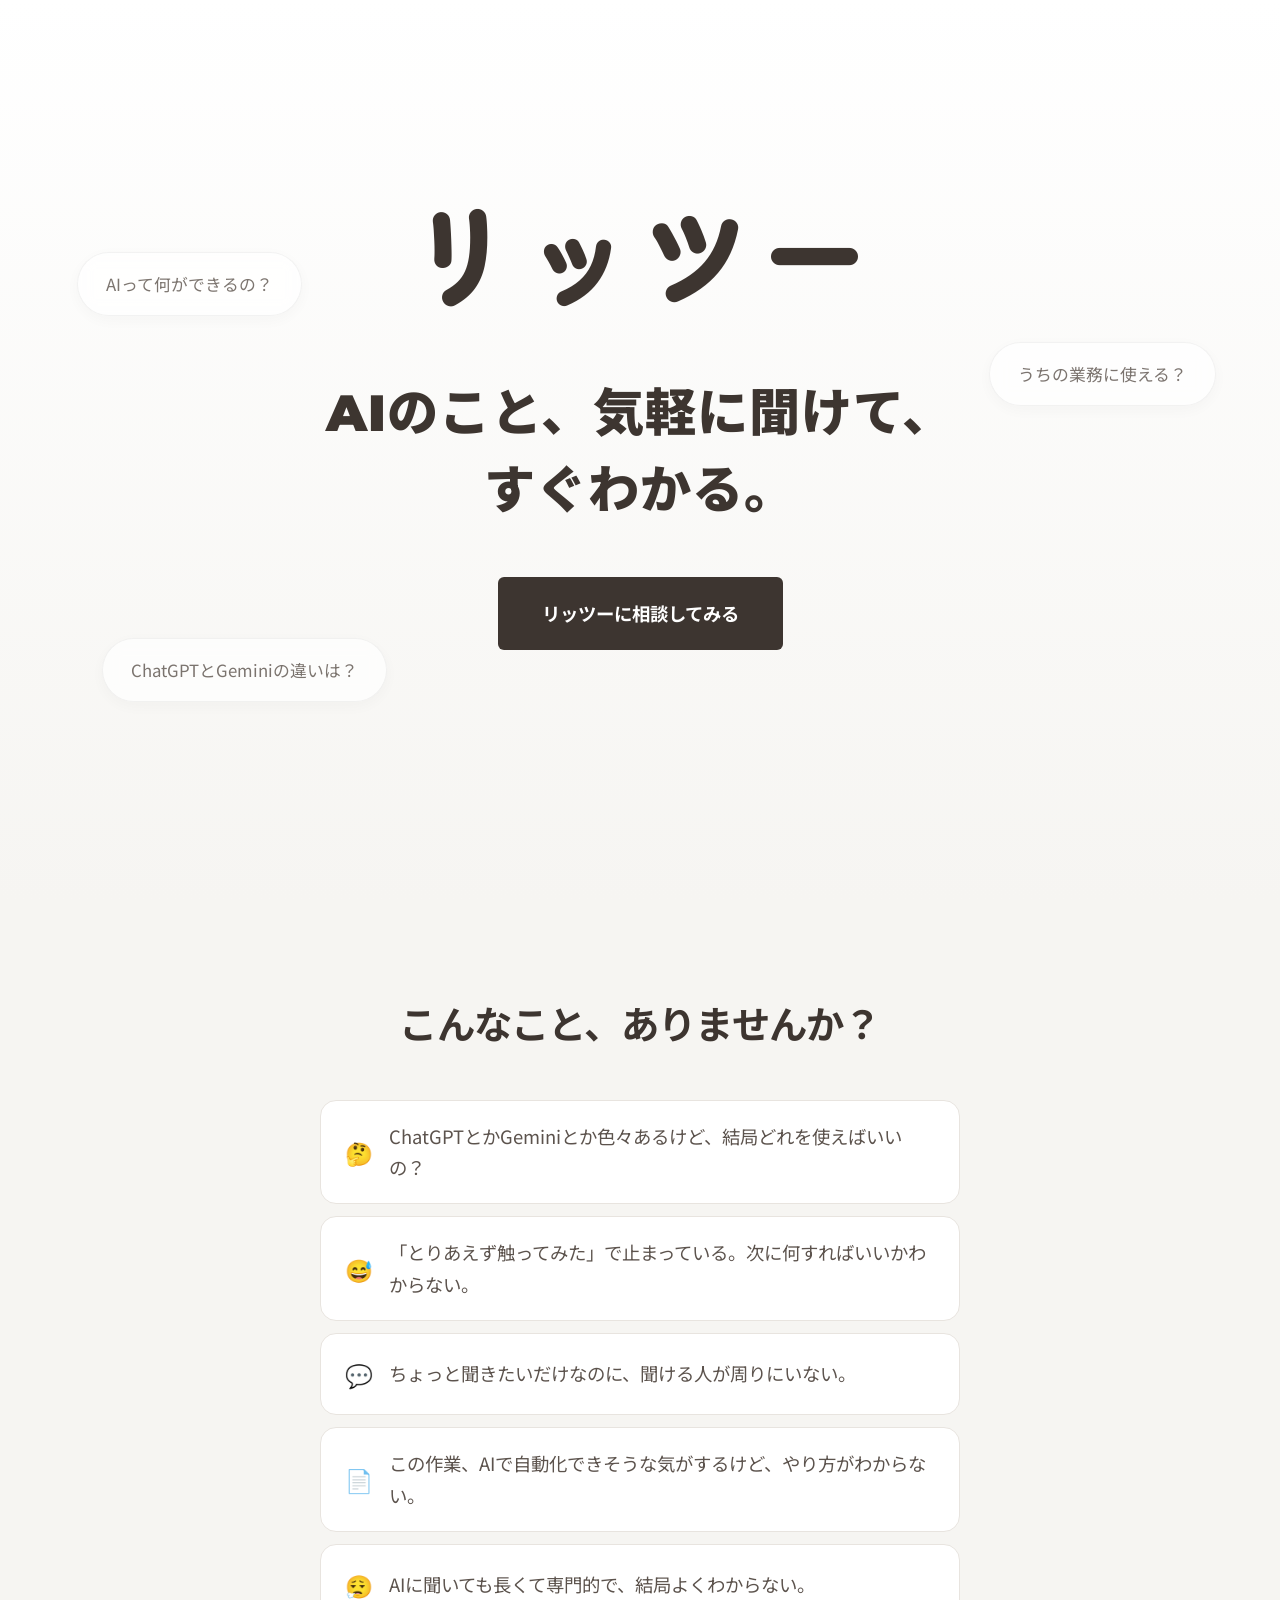
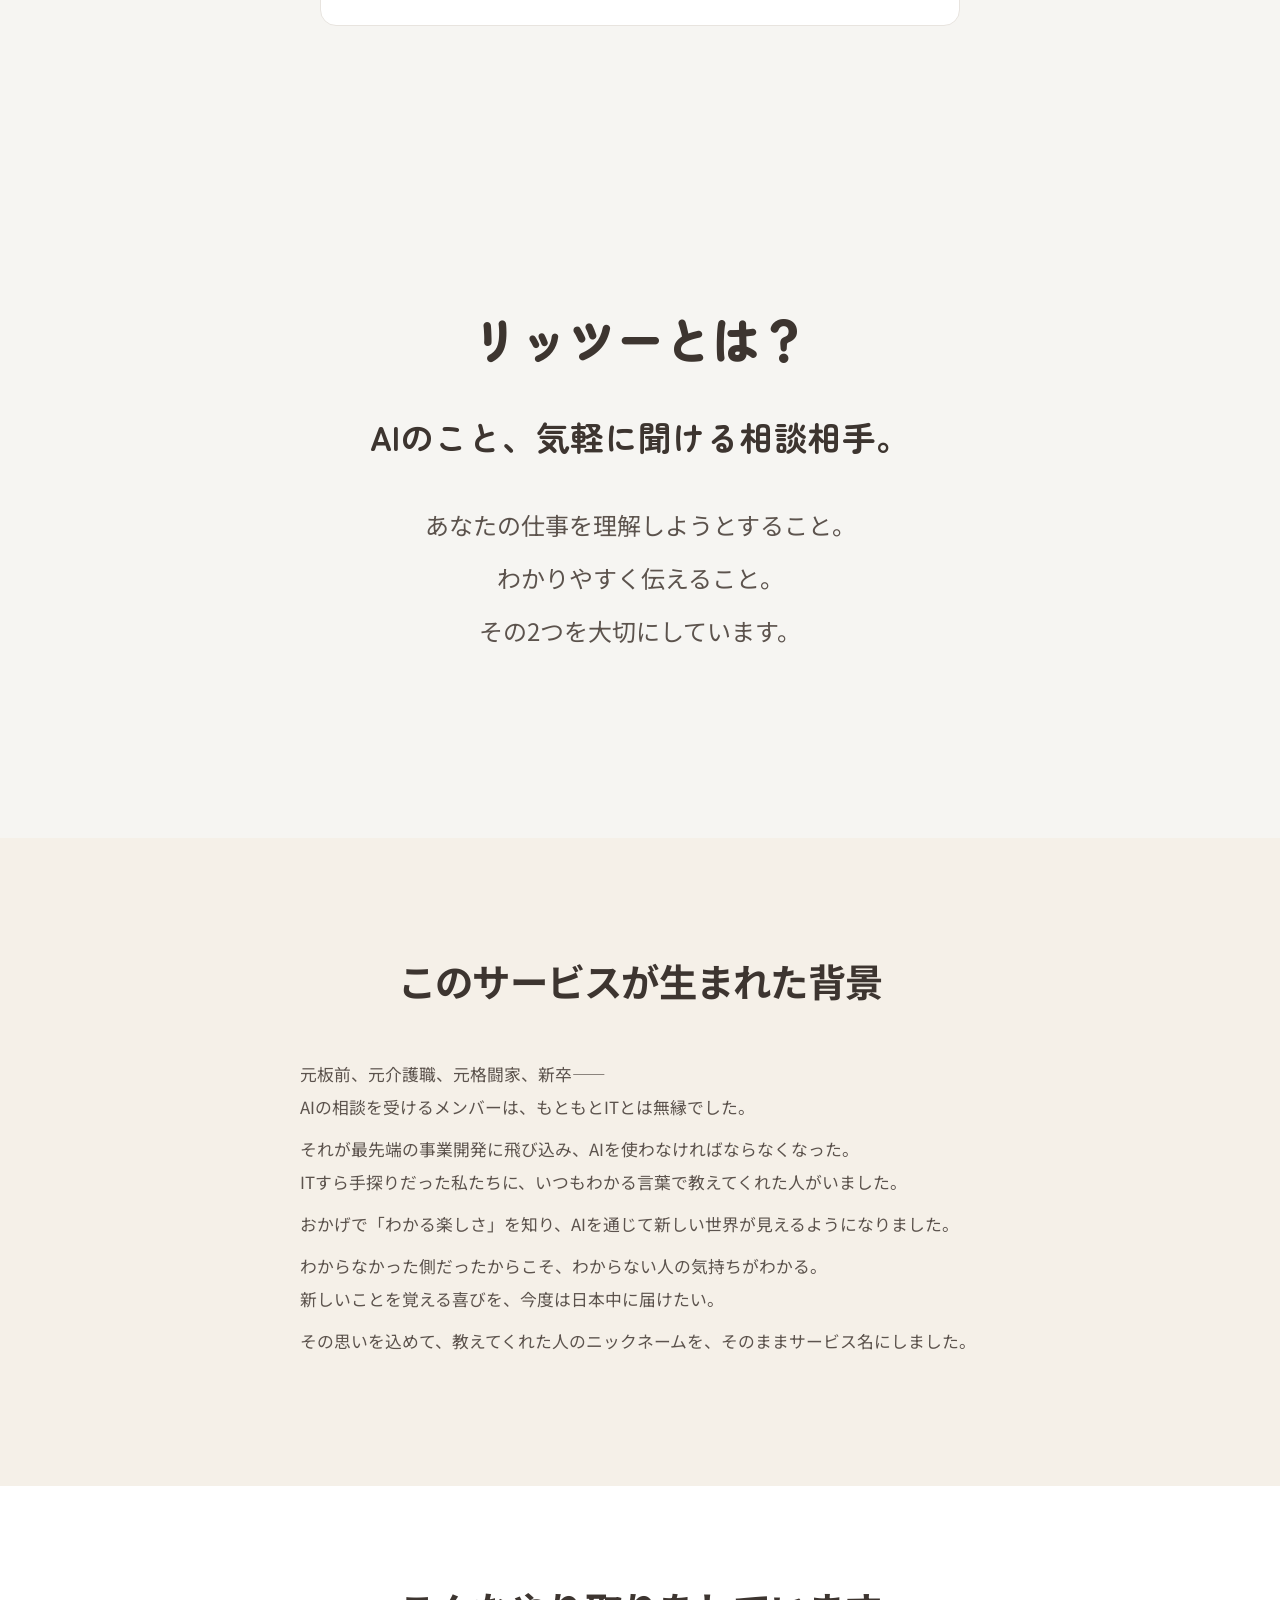
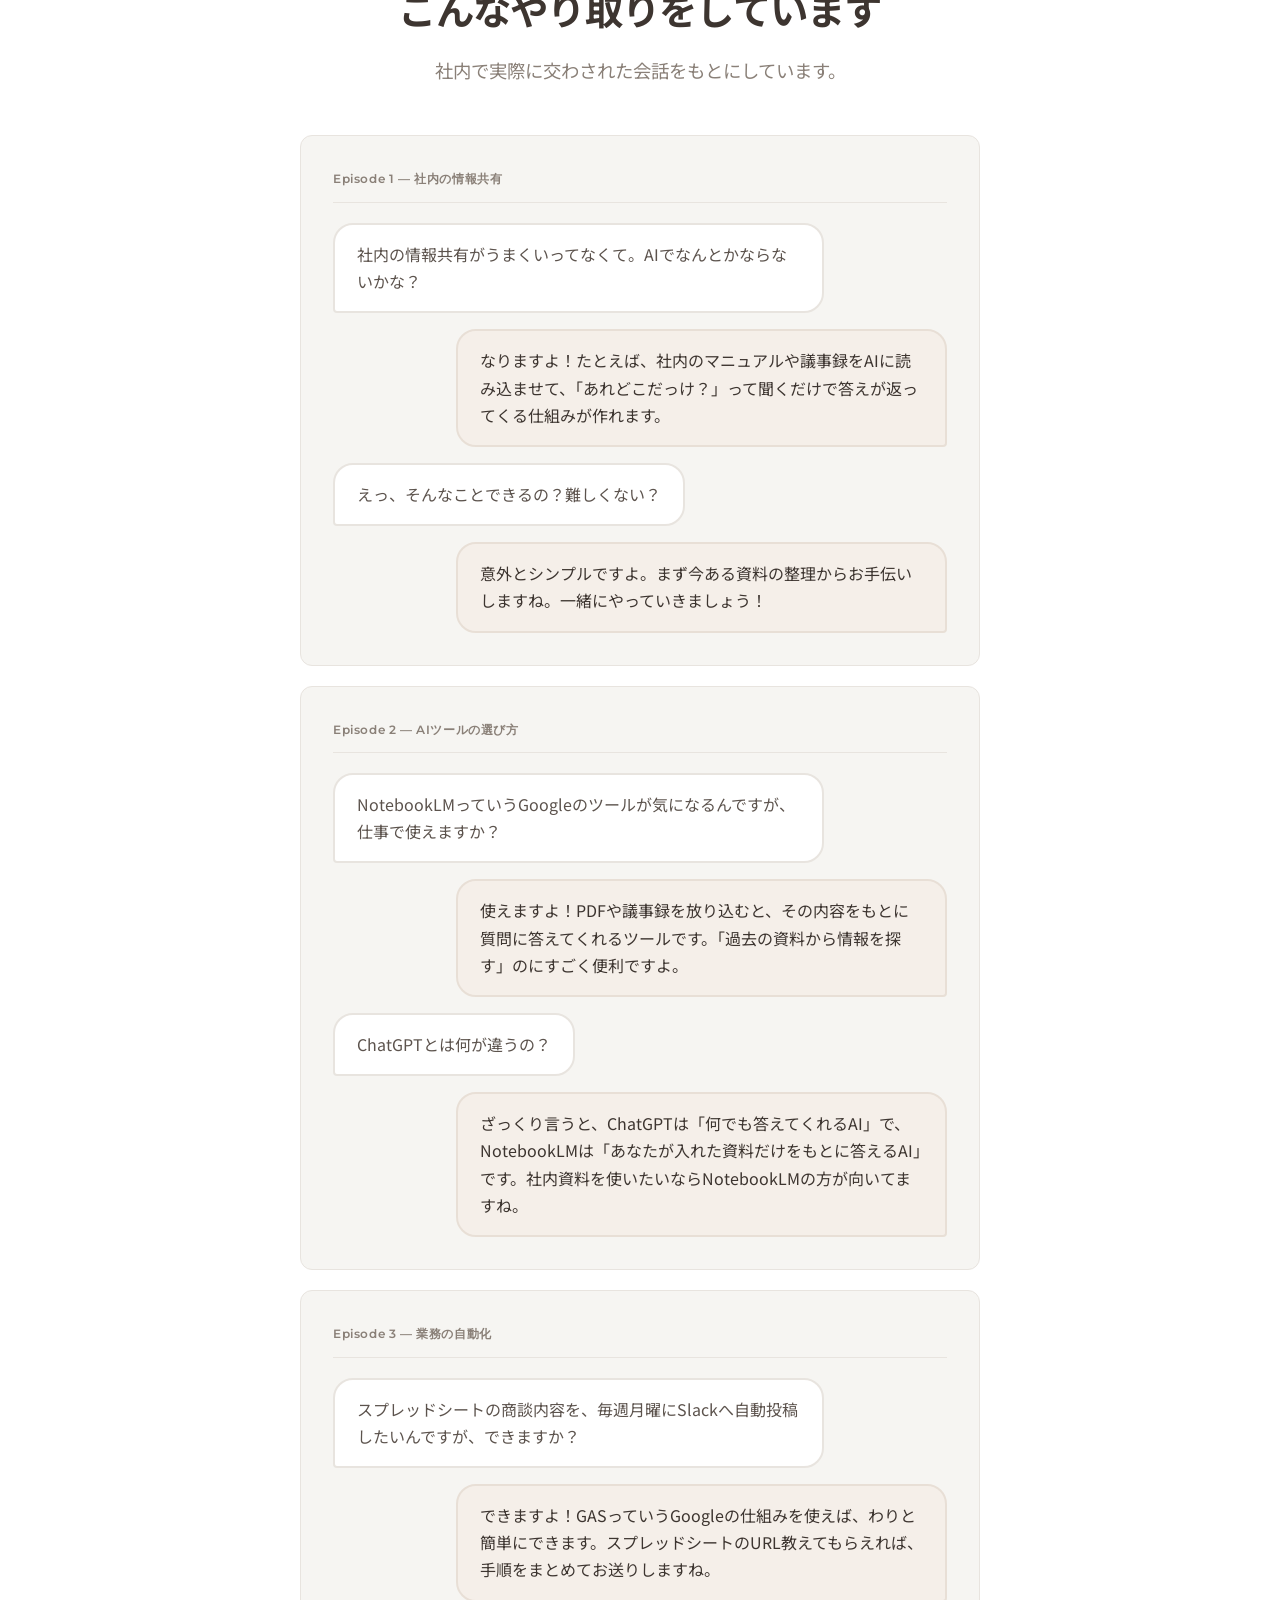
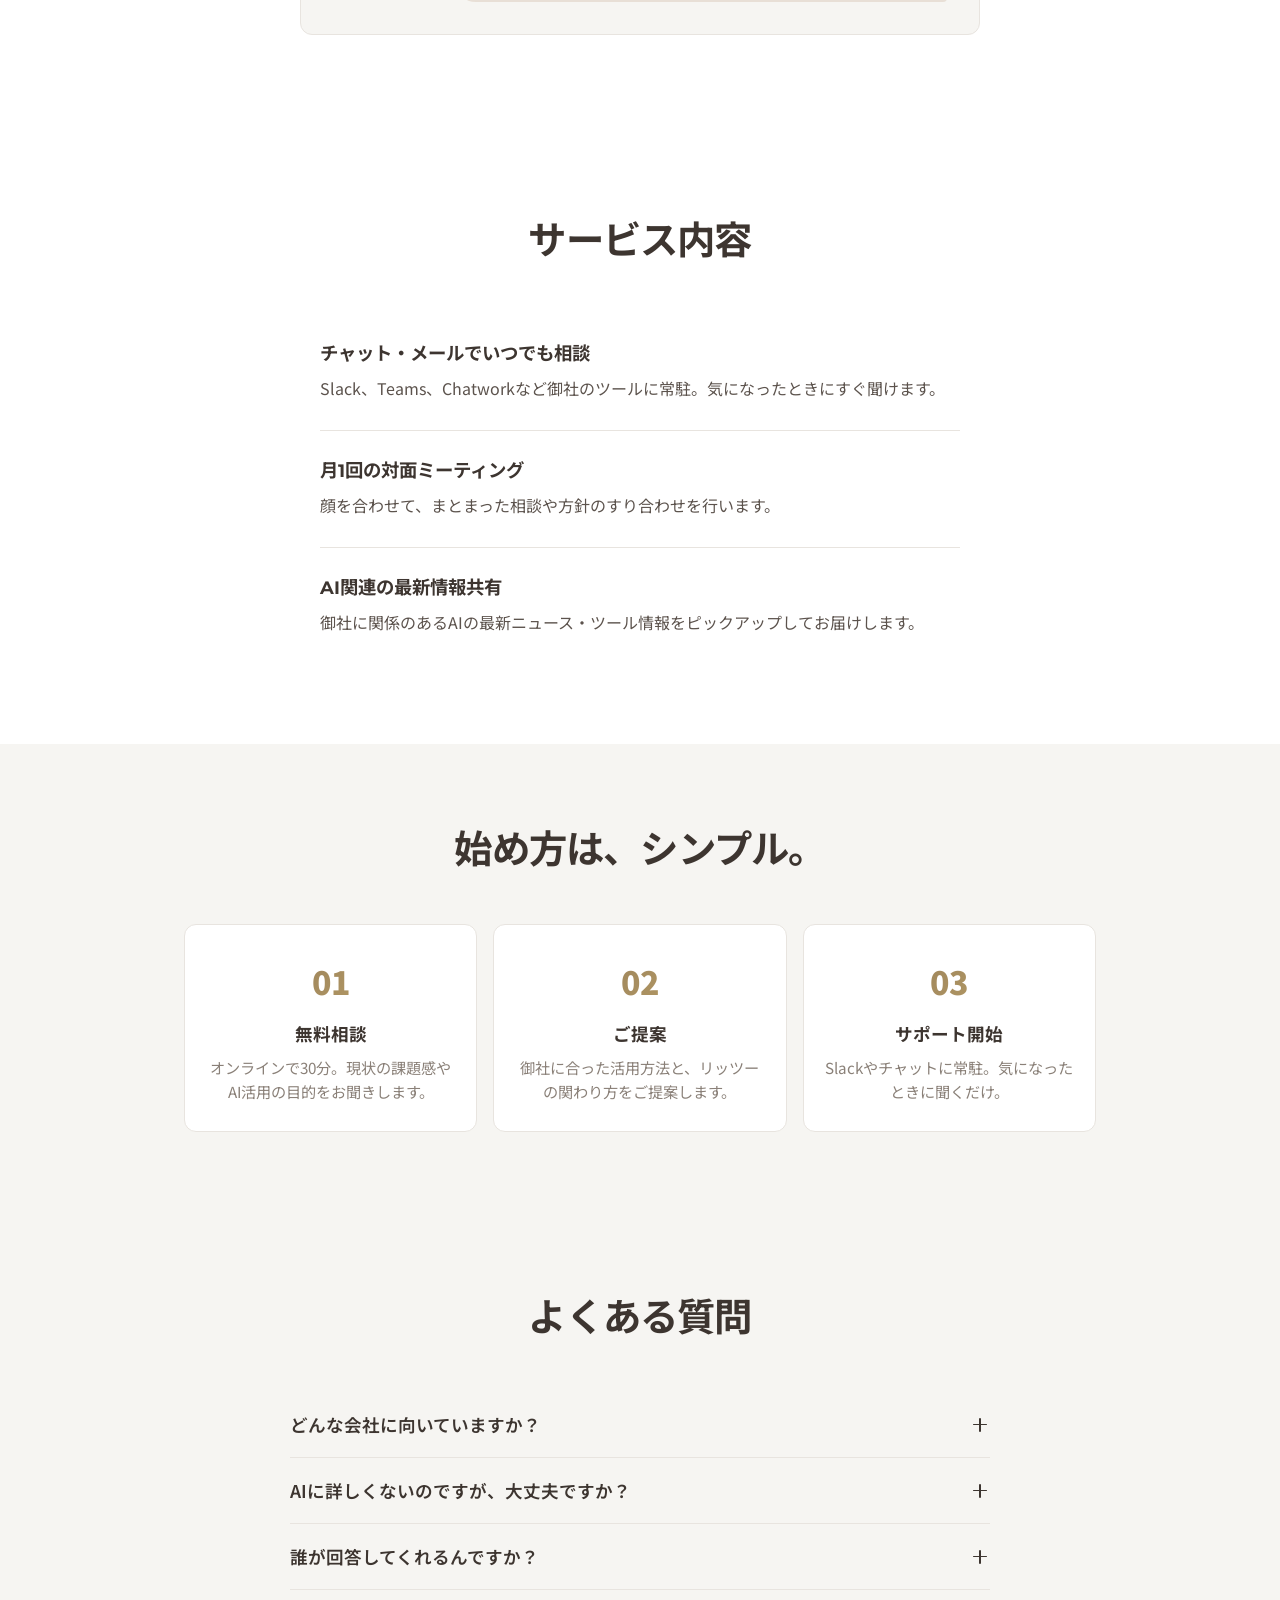
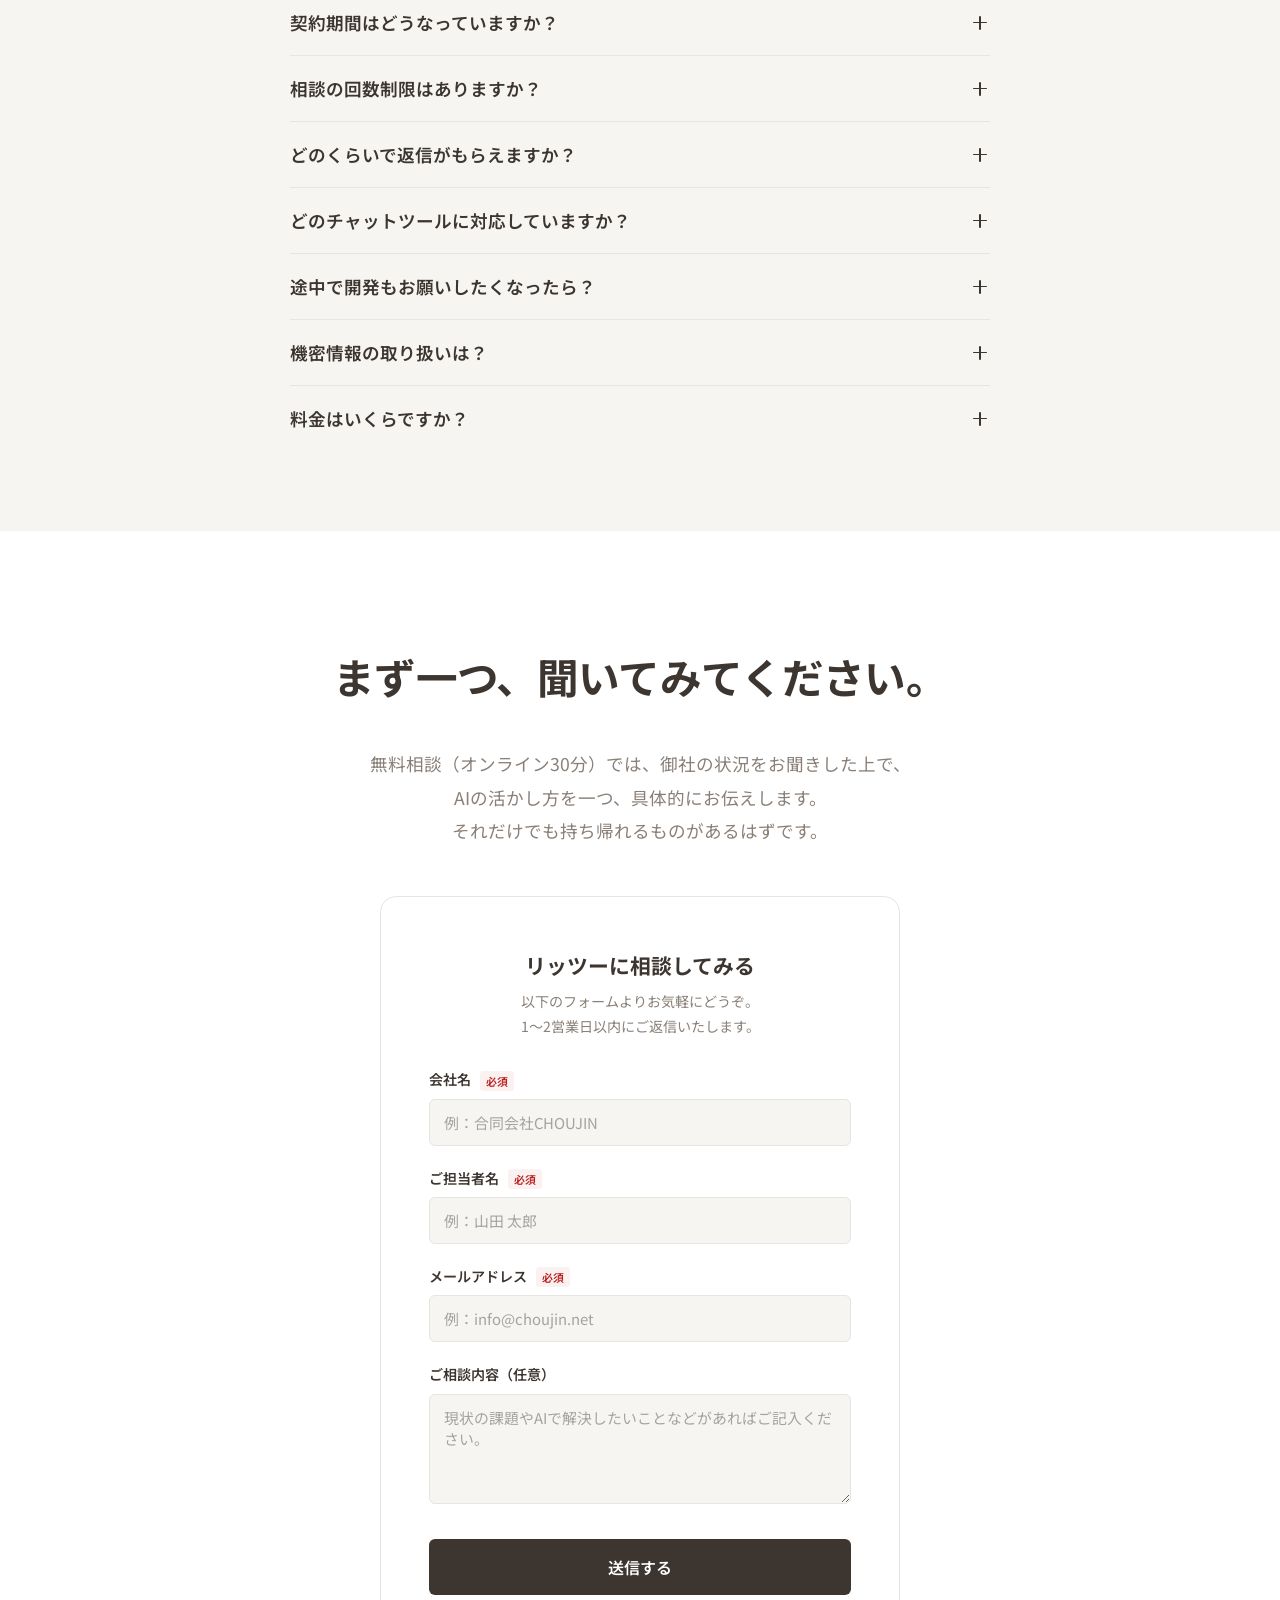
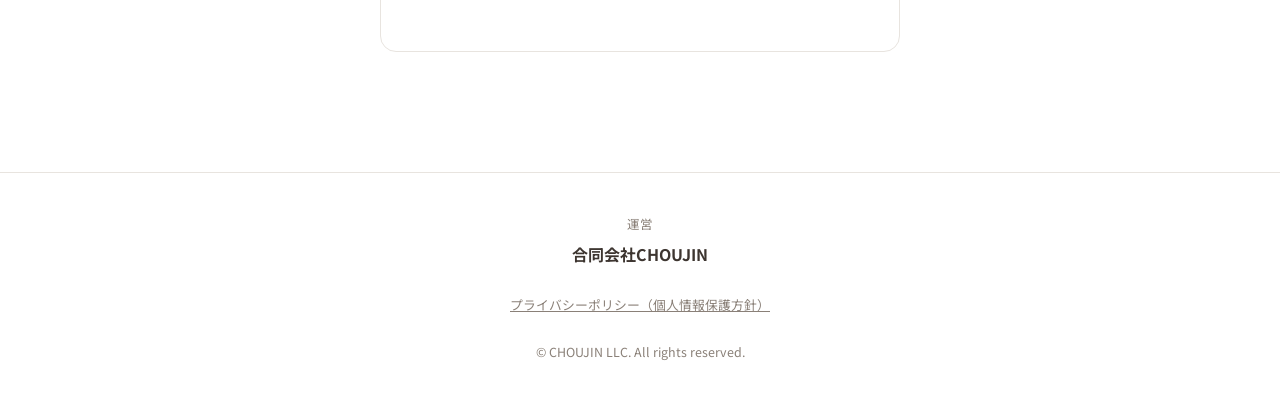
<file: index.html>
<!DOCTYPE html>
<html lang="ja">

<head>
    <meta charset="UTF-8">
    <meta name="viewport" content="width=device-width, initial-scale=1.0">
    <title>リッツー — AIのこと、気軽に聞けて、すぐわかる。 | 合同会社CHOUJIN</title>
    <meta name="description" content="AIのこと、気軽に聞けて、すぐわかる。ツール選びも業務への組み込み方も、あなたの業界に合わせてわかりやすく。AIについて気軽に聞けるサービスです。">

    <!-- Favicon -->
    <link rel="icon" href="assets/favicon.png" type="image/png">
    <link rel="canonical" href="https://ai-advisor.choujin.net/">

    <!-- OGP & Twitter Cards -->
    <meta property="og:title" content="リッツー — AIのこと、気軽に聞けて、すぐわかる。">
    <meta property="og:description" content="AIのこと、気軽に聞けて、すぐわかる。ツール選びも業務への組み込み方も、あなたの業界に合わせてわかりやすく。AIについて気軽に聞けるサービスです。">
    <meta property="og:image" content="https://ai-advisor.choujin.net/assets/ogp.png">
    <meta property="og:url" content="https://ai-advisor.choujin.net/">
    <meta property="og:type" content="website">
    <meta name="twitter:card" content="summary_large_image">
    <meta name="twitter:title" content="リッツー — AIのこと、気軽に聞けて、すぐわかる。">
    <meta name="twitter:description" content="AIのこと、気軽に聞けて、すぐわかる。ツール選びも業務への組み込み方も、あなたの業界に合わせてわかりやすく。AIについて気軽に聞けるサービスです。">
    <meta name="twitter:image" content="https://ai-advisor.choujin.net/assets/ogp.png">

    <!-- Google Analytics -->
    <!-- Google tag (gtag.js) -->
    <script async src="https://www.googletagmanager.com/gtag/js?id=G-82WSS3GQZL"></script>
    <script>
        window.dataLayer = window.dataLayer || [];
        function gtag() { dataLayer.push(arguments); }
        gtag('js', new Date());

        gtag('config', 'G-82WSS3GQZL');
    </script>

    <!-- Fonts -->
    <link rel="preconnect" href="https://fonts.googleapis.com">
    <link rel="preconnect" href="https://fonts.gstatic.com" crossorigin>
    <link
        href="https://fonts.googleapis.com/css2?family=Inter:wght@400;500;600&family=Montserrat:wght@400;600;700;800&family=Noto+Sans+JP:wght@400;500;700;900&family=Zen+Maru+Gothic:wght@700;900&display=swap"
        rel="stylesheet">

    <!-- CSS -->
    <link rel="stylesheet" href="css/style.css">
</head>

<body>

    <!-- Header Navigation -->
    <header class="site-header" id="site-header">
        <div class="container header-inner">
            <a href="#hero" class="header-logo">リッツー</a>
            <nav class="header-nav" id="header-nav">
                <a href="#solution" class="nav-link">リッツーとは</a>
                <a href="#service" class="nav-link">サービス内容</a>
                <a href="#faq" class="nav-link">よくある質問</a>
                <a href="#consultation-form" class="nav-link nav-cta">リッツーに相談してみる</a>
            </nav>
            <button class="hamburger" id="hamburger" aria-label="メニューを開く" aria-expanded="false">
                <span></span>
                <span></span>
                <span></span>
            </button>
        </div>
    </header>

    <!-- Hero Section -->
    <section class="hero reveal active" id="hero">
        <div class="container hero-content">
            <p class="hero-label">リッツー</p>
            <h1 class="hero-title">AIのこと、気軽に聞けて、<br>すぐわかる。</h1>
            <div class="hero-cta">
                <a href="#consultation-form" class="btn btn-primary btn-large" id="hero-cta-btn">リッツーに相談してみる</a>
            </div>
        </div>
        <div class="hero-floating-questions">
            <span class="floating-q fq-1">AIって何ができるの？</span>
            <span class="floating-q fq-2">うちの業務に使える？</span>
            <span class="floating-q fq-3">ChatGPTとGeminiの違いは？</span>
        </div>
    </section>

    <!-- Problem Section -->
    <section class="problem reveal" id="problem">
        <div class="container">
            <div class="section-header text-center">
                <h2 class="section-title">こんなこと、ありませんか？</h2>
            </div>

            <div class="problem-list">
                <div class="problem-item glass-panel">
                    <span class="problem-emoji">🤔</span>
                    <p>ChatGPTとかGeminiとか色々あるけど、結局どれを使えばいいの？</p>
                </div>
                <div class="problem-item glass-panel">
                    <span class="problem-emoji">😅</span>
                    <p>「とりあえず触ってみた」で止まっている。次に何すればいいかわからない。</p>
                </div>
                <div class="problem-item glass-panel">
                    <span class="problem-emoji">💬</span>
                    <p>ちょっと聞きたいだけなのに、聞ける人が周りにいない。</p>
                </div>
                <div class="problem-item glass-panel">
                    <span class="problem-emoji">📄</span>
                    <p>この作業、AIで自動化できそうな気がするけど、やり方がわからない。</p>
                </div>
                <div class="problem-item glass-panel">
                    <span class="problem-emoji">😮‍💨</span>
                    <p>AIに聞いても長くて専門的で、結局よくわからない。</p>
                </div>
            </div>
        </div>
    </section>

    <!-- Solution Section (Brand Statement) -->
    <section class="solution reveal" id="solution">
        <div class="container">
            <div class="brand-statement text-center">
                <h2 class="brand-statement-title">リッツーとは？</h2>
                <p class="brand-statement-lead">AIのこと、気軽に聞ける相談相手。</p>
                <p class="brand-statement-body">あなたの仕事を理解しようとすること。<br>わかりやすく伝えること。<br>その2つを大切にしています。</p>
            </div>
        </div>
    </section>

    <!-- Story Section -->
    <section class="difference reveal" id="story">
        <div class="container">
            <div class="section-header text-center">
                <h2 class="section-title">このサービスが生まれた背景</h2>
            </div>

            <div class="difference-body">
                <p class="difference-text">元板前、元介護職、元格闘家、新卒——<br>AIの相談を受けるメンバーは、もともとITとは無縁でした。</p>
                <p class="difference-text">それが最先端の事業開発に飛び込み、AIを使わなければならなくなった。<br>ITすら手探りだった私たちに、いつもわかる言葉で教えてくれた人がいました。</p>
                <p class="difference-text">おかげで「わかる楽しさ」を知り、AIを通じて新しい世界が見えるようになりました。</p>
                <p class="difference-text">わからなかった側だったからこそ、わからない人の気持ちがわかる。<br>新しいことを覚える喜びを、今度は日本中に届けたい。</p>
                <p class="difference-text">その思いを込めて、教えてくれた人のニックネームを、そのままサービス名にしました。</p>
            </div>
        </div>
    </section>

    <!-- Examples Section -->
    <section class="examples reveal" id="examples">
        <div class="container">
            <div class="section-header text-center">
                <h2 class="section-title">こんなやり取りをしています</h2>
                <p class="section-lead">社内で実際に交わされた会話をもとにしています。</p>
            </div>

            <!-- Episode 1: 社内の情報共有 -->
            <div class="chat-container glass-panel">
                <div class="chat-episode-label">Episode 1 — 社内の情報共有</div>
                <div class="chat-messages">
                    <div class="chat-bubble user-msg animate-up" style="animation-delay: 0.1s;">
                        <p>社内の情報共有がうまくいってなくて。AIでなんとかならないかな？</p>
                    </div>
                    <div class="chat-bubble right animate-up" style="animation-delay: 0.3s;">
                        <p>なりますよ！たとえば、社内のマニュアルや議事録をAIに読み込ませて、「あれどこだっけ？」って聞くだけで答えが返ってくる仕組みが作れます。</p>
                    </div>
                    <div class="chat-bubble user-msg animate-up" style="animation-delay: 0.5s;">
                        <p>えっ、そんなことできるの？難しくない？</p>
                    </div>
                    <div class="chat-bubble right animate-up" style="animation-delay: 0.7s;">
                        <p>意外とシンプルですよ。まず今ある資料の整理からお手伝いしますね。一緒にやっていきましょう！</p>
                    </div>
                </div>
            </div>

            <!-- Episode 2: NotebookLM -->
            <div class="chat-container glass-panel">
                <div class="chat-episode-label">Episode 2 — AIツールの選び方</div>
                <div class="chat-messages">
                    <div class="chat-bubble user-msg animate-up" style="animation-delay: 0.1s;">
                        <p>NotebookLMっていうGoogleのツールが気になるんですが、仕事で使えますか？</p>
                    </div>
                    <div class="chat-bubble right animate-up" style="animation-delay: 0.3s;">
                        <p>使えますよ！PDFや議事録を放り込むと、その内容をもとに質問に答えてくれるツールです。「過去の資料から情報を探す」のにすごく便利ですよ。</p>
                    </div>
                    <div class="chat-bubble user-msg animate-up" style="animation-delay: 0.5s;">
                        <p>ChatGPTとは何が違うの？</p>
                    </div>
                    <div class="chat-bubble right animate-up" style="animation-delay: 0.7s;">
                        <p>ざっくり言うと、ChatGPTは「何でも答えてくれるAI」で、NotebookLMは「あなたが入れた資料だけをもとに答えるAI」です。社内資料を使いたいならNotebookLMの方が向いてますね。</p>
                    </div>
                </div>
            </div>

            <!-- Episode 3: GAS自動化 -->
            <div class="chat-container glass-panel">
                <div class="chat-episode-label">Episode 3 — 業務の自動化</div>
                <div class="chat-messages">
                    <div class="chat-bubble user-msg animate-up" style="animation-delay: 0.1s;">
                        <p>スプレッドシートの商談内容を、毎週月曜にSlackへ自動投稿したいんですが、できますか？</p>
                    </div>
                    <div class="chat-bubble right animate-up" style="animation-delay: 0.3s;">
                        <p>できますよ！GASっていうGoogleの仕組みを使えば、わりと簡単にできます。スプレッドシートのURL教えてもらえれば、手順をまとめてお送りしますね。</p>
                    </div>
                </div>
            </div>
        </div>
    </section>

    <!-- Service Details Section -->
    <section class="service-section reveal" id="service">
        <div class="container">
            <div class="section-header text-center">
                <h2 class="section-title">サービス内容</h2>
            </div>

            <div class="service-list">
                <div class="service-list-item">
                    <h4 class="service-list-title">チャット・メールでいつでも相談</h4>
                    <p class="service-list-desc">Slack、Teams、Chatworkなど御社のツールに常駐。気になったときにすぐ聞けます。</p>
                </div>
                <div class="service-list-item">
                    <h4 class="service-list-title">月1回の対面ミーティング</h4>
                    <p class="service-list-desc">顔を合わせて、まとまった相談や方針のすり合わせを行います。</p>
                </div>
                <div class="service-list-item">
                    <h4 class="service-list-title">AI関連の最新情報共有</h4>
                    <p class="service-list-desc">御社に関係のあるAIの最新ニュース・ツール情報をピックアップしてお届けします。</p>
                </div>
            </div>
        </div>
    </section>

    <!-- How It Works Section -->
    <section class="how-it-works reveal" id="how-it-works">
        <div class="container">
            <div class="section-header text-center">
                <h2 class="section-title">始め方は、シンプル。</h2>
            </div>

            <div class="steps-grid steps-3">
                <div class="step-card glass-panel">
                    <div class="step-num text-gradient">01</div>
                    <h4 class="step-title">無料相談</h4>
                    <p class="step-desc">オンラインで30分。現状の課題感やAI活用の目的をお聞きします。</p>
                </div>
                <div class="step-card glass-panel">
                    <div class="step-num text-gradient">02</div>
                    <h4 class="step-title">ご提案</h4>
                    <p class="step-desc">御社に合った活用方法と、リッツーの関わり方をご提案します。</p>
                </div>
                <div class="step-card glass-panel">
                    <div class="step-num text-gradient">03</div>
                    <h4 class="step-title">サポート開始</h4>
                    <p class="step-desc">Slackやチャットに常駐。気になったときに聞くだけ。</p>
                </div>
            </div>
        </div>
    </section>

    <!-- FAQ Section -->
    <section class="faq reveal" id="faq">
        <div class="container">
            <div class="section-header text-center">
                <h2 class="section-title">よくある質問</h2>
            </div>

            <div class="faq-accordion glass-panel">
                <div class="faq-item">
                    <button class="faq-question">
                        <span>どんな会社に向いていますか？</span>
                        <div class="icon"></div>
                    </button>
                    <div class="faq-answer">
                        <p>「AIを使いたいけど、何から始めればいいかわからない」という方に向いています。私たちは超精鋭の専門部隊ではありません。高度なAI開発や、すでにAIを使いこなしている方の技術的なサポートには向いていませんが、そうした場合は専門性の高いサービスをご紹介することも可能です。</p>
                    </div>
                </div>
                <div class="faq-item">
                    <button class="faq-question">
                        <span>AIに詳しくないのですが、大丈夫ですか？</span>
                        <div class="icon"></div>
                    </button>
                    <div class="faq-answer">
                        <p>もちろんです。「AIって何ができるの？」というレベルから対応します。むしろ、そういった方のためのサービスです。</p>
                    </div>
                </div>
                <div class="faq-item">
                    <button class="faq-question">
                        <span>誰が回答してくれるんですか？</span>
                        <div class="icon"></div>
                    </button>
                    <div class="faq-answer">
                        <p>事業開発の現場を経験してきたメンバーが対応します。AI活用についてはフルスタックエンジニアの顧問が教育・品質管理を行っているので、技術的な質問にも業務寄りの相談にも対応できます。</p>
                    </div>
                </div>
                <div class="faq-item">
                    <button class="faq-question">
                        <span>契約期間はどうなっていますか？</span>
                        <div class="icon"></div>
                    </button>
                    <div class="faq-answer">
                        <p>初月は1ヶ月契約でお試しいただけます。2ヶ月目以降は3ヶ月ごとの更新となります。</p>
                    </div>
                </div>
                <div class="faq-item">
                    <button class="faq-question">
                        <span>相談の回数制限はありますか？</span>
                        <div class="icon"></div>
                    </button>
                    <div class="faq-answer">
                        <p>チャット・メールでの相談に回数制限はありません。営業時間内で可能な範囲で回答します。相談量が著しく増えた場合は、報酬の調整をご相談させていただく場合があります。</p>
                    </div>
                </div>
                <div class="faq-item">
                    <button class="faq-question">
                        <span>どのくらいで返信がもらえますか？</span>
                        <div class="icon"></div>
                    </button>
                    <div class="faq-answer">
                        <p>営業時間内であれば、通常は当日〜翌営業日に回答します。即時返信の保証はありませんが、急ぎの場合はその旨お伝えいただければ優先対応します。</p>
                    </div>
                </div>
                <div class="faq-item">
                    <button class="faq-question">
                        <span>どのチャットツールに対応していますか？</span>
                        <div class="icon"></div>
                    </button>
                    <div class="faq-answer">
                        <p>Slack、Microsoft Teams、LINE WORKS、Chatworkなど、御社で普段お使いのツールに対応します。メールでのご相談も可能です。</p>
                    </div>
                </div>
                <div class="faq-item">
                    <button class="faq-question">
                        <span>途中で開発もお願いしたくなったら？</span>
                        <div class="icon"></div>
                    </button>
                    <div class="faq-answer">
                        <p>別途お見積りにて対応可能です。高度な開発案件や専門の研修についてもご相談いただけます。リッツーをご利用いただくことで、御社の状況を理解した上で最適な提案ができます。</p>
                    </div>
                </div>
                <div class="faq-item">
                    <button class="faq-question">
                        <span>機密情報の取り扱いは？</span>
                        <div class="icon"></div>
                    </button>
                    <div class="faq-answer">
                        <p>NDAを締結した上でサービスを開始します。業務上知り得た情報は厳格に管理します。</p>
                    </div>
                </div>
                <div class="faq-item">
                    <button class="faq-question">
                        <span>料金はいくらですか？</span>
                        <div class="icon"></div>
                    </button>
                    <div class="faq-answer">
                        <p>月額¥50,000（税別）からとなります。まずは無料相談でお話を伺い、御社に合ったプランをご提案します。</p>
                    </div>
                </div>
            </div>
        </div>
    </section>

    <!-- CTA Section -->
    <section class="cta reveal" id="cta">
        <div class="container text-center">
            <h2 class="cta-title">まず一つ、聞いてみてください。</h2>

            <p class="cta-sub">無料相談（オンライン30分）では、御社の状況をお聞きした上で、<br>AIの活かし方を一つ、具体的にお伝えします。<br>それだけでも持ち帰れるものがあるはずです。</p>

            <div class="inline-form-container glass-container text-left mt-5" id="form-section">
                <div class="modal-header">
                    <h3>リッツーに相談してみる</h3>
                    <p>以下のフォームよりお気軽にどうぞ。<br>1〜2営業日以内にご返信いたします。</p>
                </div>
                <form class="contact-form" id="consultation-form" name="consultation" data-netlify="true" method="POST">
                    <div class="form-group">
                        <label for="companyName">会社名 <span class="required">必須</span></label>
                        <input type="text" id="companyName" name="companyName" required placeholder="例：合同会社CHOUJIN">
                    </div>

                    <!-- Spam Prevention: Honeypot field (hidden from real users) -->
                    <div class="form-group" style="display:none;" aria-hidden="true">
                        <label for="nickname">Nickname</label>
                        <input type="text" id="nickname" name="nickname" tabindex="-1" autocomplete="off">
                    </div>

                    <div class="form-group">
                        <label for="contactName">ご担当者名 <span class="required">必須</span></label>
                        <input type="text" id="contactName" name="contactName" required placeholder="例：山田 太郎">
                    </div>
                    <div class="form-group">
                        <label for="email">メールアドレス <span class="required">必須</span></label>
                        <input type="email" id="email" name="email" required placeholder="例：info@choujin.net">
                    </div>
                    <div class="form-group">
                        <label for="message">ご相談内容（任意）</label>
                        <textarea id="message" name="message" rows="4"
                            placeholder="現状の課題やAIで解決したいことなどがあればご記入ください。"></textarea>
                    </div>
                    <div class="form-submit">
                        <button type="submit" class="btn btn-primary btn-large w-100">送信する</button>
                    </div>
                </form>
                <!-- Success Message (Hidden by default) -->
                <div class="form-success-message" id="form-success" style="display: none;">
                    <div class="success-icon">✓</div>
                    <h4>送信が完了しました</h4>
                    <p>お問い合わせありがとうございます。<br>担当者より順次ご連絡させていただきますので、今しばらくお待ちください。</p>
                </div>
            </div>
        </div>
    </section>

    <footer class="footer">
        <div class="container">
            <div class="footer-content">
                <p>運営</p>
                <a href="https://choujin.net" target="_blank" rel="noopener noreferrer"
                    class="footer-link">合同会社CHOUJIN</a>
            </div>
            <div class="footer-links" style="text-align: center; margin-bottom: 24px;">
                <a href="privacy.html"
                    style="color: var(--text-muted); font-size: 0.85rem; text-decoration: underline;">プライバシーポリシー（個人情報保護方針）</a>
            </div>
            <div class="footer-bottom">
                <p>&copy; CHOUJIN LLC. All rights reserved.</p>
            </div>
        </div>
    </footer>

    <!-- Scripts -->
    <script src="js/script.js"></script>
</body>

</html>
</file>
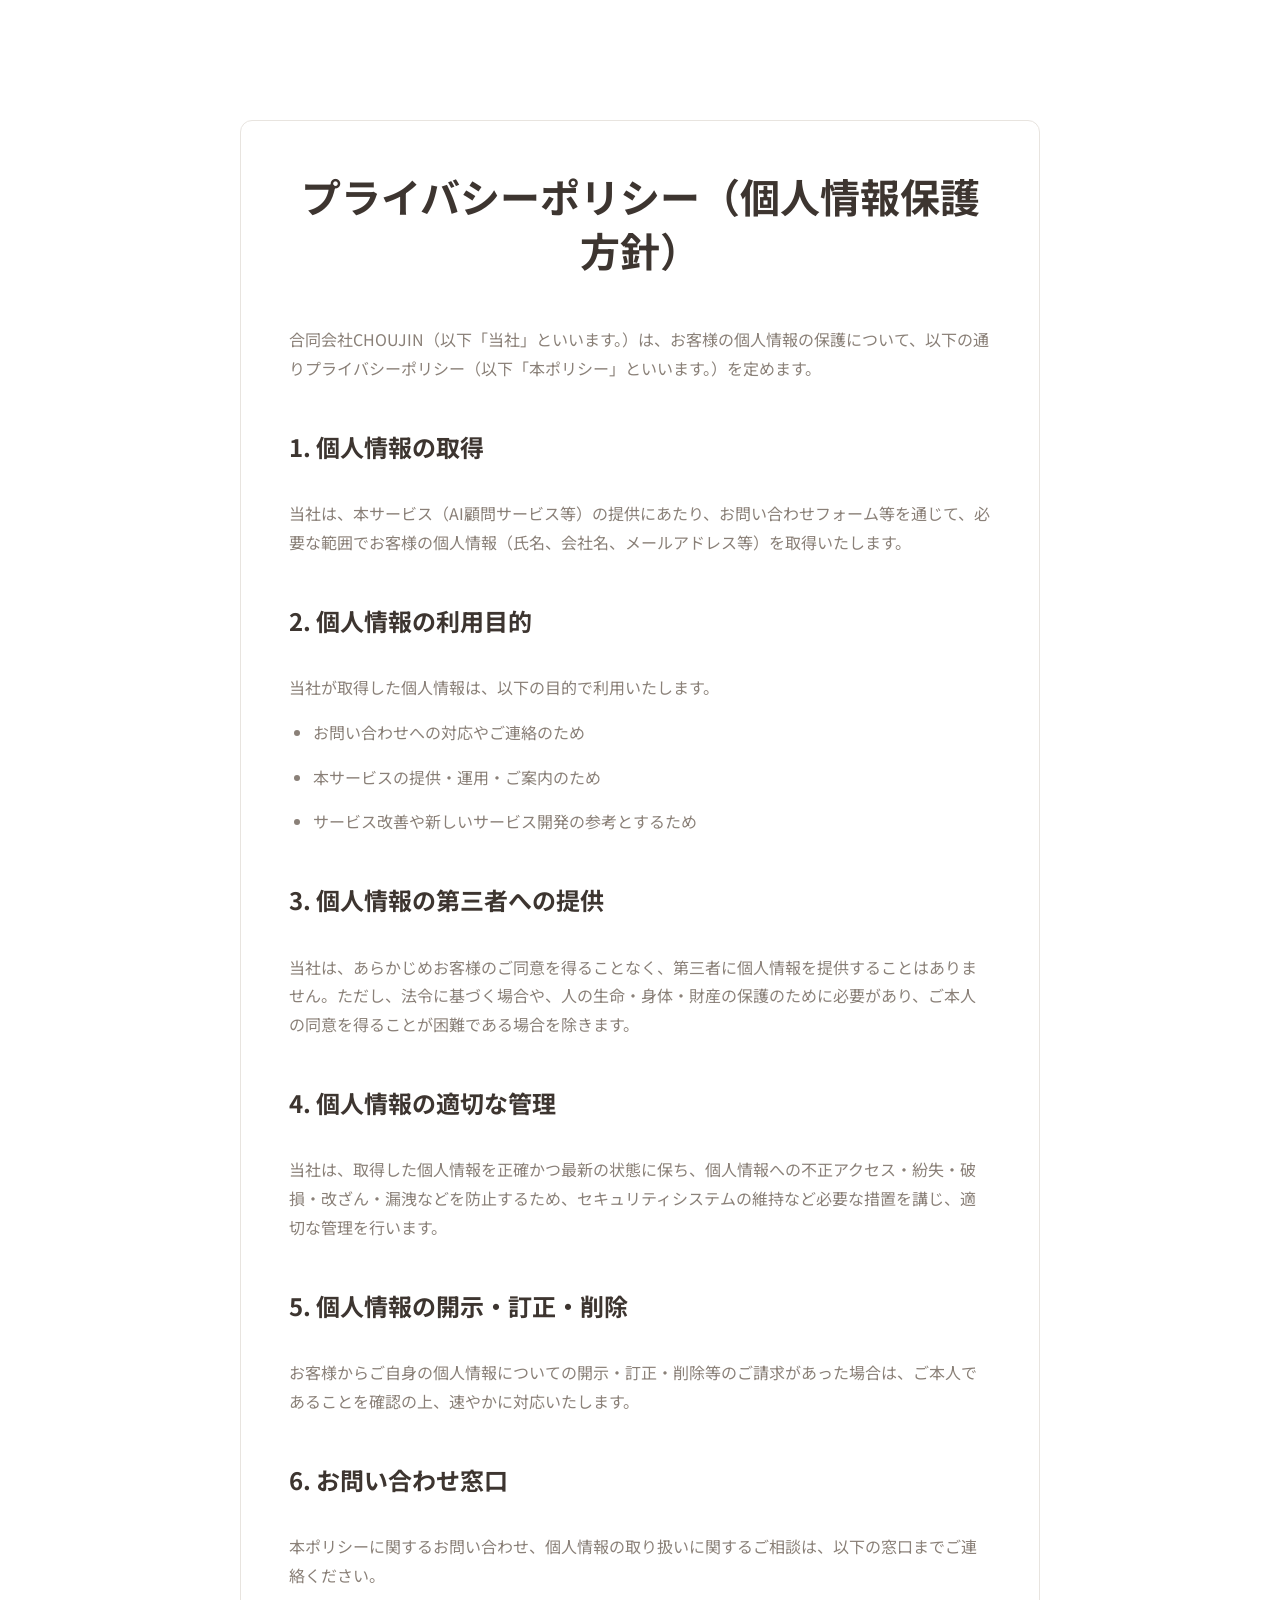
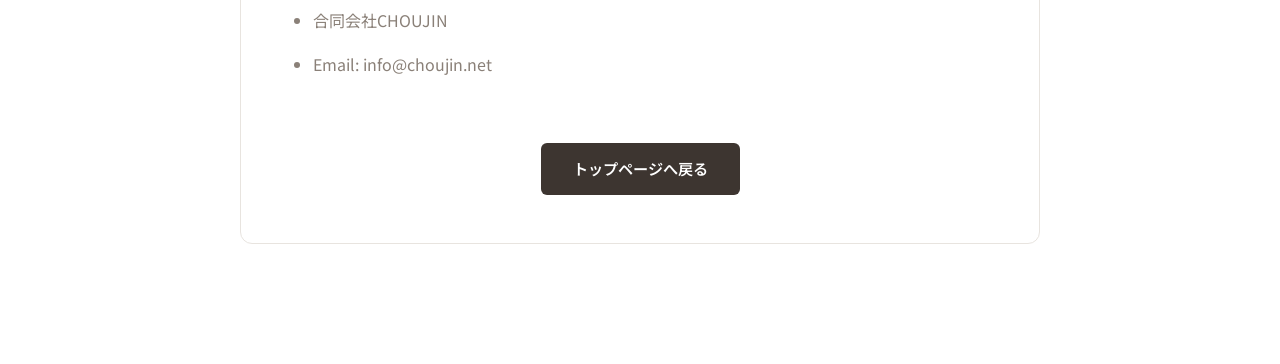
<file: privacy.html>
<!DOCTYPE html>
<html lang="ja">

<head>
    <meta charset="UTF-8">
    <meta name="viewport" content="width=device-width, initial-scale=1.0">
    <title>プライバシーポリシー | 合同会社CHOUJIN</title>
    <meta name="robots" content="noindex, nofollow">
    <link rel="icon" href="assets/favicon.png" type="image/png">
    <link rel="preconnect" href="https://fonts.googleapis.com">
    <link rel="preconnect" href="https://fonts.gstatic.com" crossorigin>
    <link
        href="https://fonts.googleapis.com/css2?family=Inter:wght@400;500;600&family=Outfit:wght@400;600;700;800&family=Noto+Sans+JP:wght@400;500;700;900&display=swap"
        rel="stylesheet">
    <link rel="stylesheet" href="css/style.css">
    <style>
        .privacy-container {
            max-width: 800px;
            margin: 120px auto;
            padding: 48px;
        }

        .privacy-content h1 {
            font-size: 2.5rem;
            margin-bottom: 48px;
            text-align: center;
        }

        .privacy-content h2 {
            font-size: 1.5rem;
            margin-top: 48px;
            margin-bottom: 24px;
            color: var(--accent-cyan);
            border-bottom: 1px solid var(--border-color);
            padding-bottom: 12px;
        }

        .privacy-content p,
        .privacy-content li {
            color: var(--text-muted);
            margin-bottom: 16px;
            line-height: 1.8;
        }

        .privacy-content ul {
            padding-left: 24px;
            margin-bottom: 24px;
        }
    </style>
</head>

<body class="dark-theme">
    <div class="privacy-container glass-panel">
        <div class="privacy-content">
            <h1>プライバシーポリシー（個人情報保護方針）</h1>

            <p>合同会社CHOUJIN（以下「当社」といいます。）は、お客様の個人情報の保護について、以下の通りプライバシーポリシー（以下「本ポリシー」といいます。）を定めます。</p>

            <h2>1. 個人情報の取得</h2>
            <p>当社は、本サービス（AI顧問サービス等）の提供にあたり、お問い合わせフォーム等を通じて、必要な範囲でお客様の個人情報（氏名、会社名、メールアドレス等）を取得いたします。</p>

            <h2>2. 個人情報の利用目的</h2>
            <p>当社が取得した個人情報は、以下の目的で利用いたします。</p>
            <ul>
                <li>お問い合わせへの対応やご連絡のため</li>
                <li>本サービスの提供・運用・ご案内のため</li>
                <li>サービス改善や新しいサービス開発の参考とするため</li>
            </ul>

            <h2>3. 個人情報の第三者への提供</h2>
            <p>当社は、あらかじめお客様のご同意を得ることなく、第三者に個人情報を提供することはありません。ただし、法令に基づく場合や、人の生命・身体・財産の保護のために必要があり、ご本人の同意を得ることが困難である場合を除きます。
            </p>

            <h2>4. 個人情報の適切な管理</h2>
            <p>当社は、取得した個人情報を正確かつ最新の状態に保ち、個人情報への不正アクセス・紛失・破損・改ざん・漏洩などを防止するため、セキュリティシステムの維持など必要な措置を講じ、適切な管理を行います。</p>

            <h2>5. 個人情報の開示・訂正・削除</h2>
            <p>お客様からご自身の個人情報についての開示・訂正・削除等のご請求があった場合は、ご本人であることを確認の上、速やかに対応いたします。</p>

            <h2>6. お問い合わせ窓口</h2>
            <p>本ポリシーに関するお問い合わせ、個人情報の取り扱いに関するご相談は、以下の窓口までご連絡ください。</p>
            <ul>
                <li>合同会社CHOUJIN</li>
                <li>Email: info@choujin.net</li>
            </ul>

            <div style="text-align: center; margin-top: 64px;">
                <a href="index.html" class="btn btn-primary" style="padding: 12px 32px;">トップページへ戻る</a>
            </div>
        </div>
    </div>
</body>

</html>
</file>
<file: css/style.css>
:root {
  /* Warm, human palette — リッツーの人柄を反映 */
  --bg-main: #ffffff;
  --bg-alt: #f6f5f2;
  --text-main: #3d3530;
  --text-secondary: #5c534d;
  --text-muted: #8a8078;

  --accent: #3d3530;
  --accent-warm: #8b7355;
  --accent-warm-hover: #6e5a42;
  --accent-gold: #c4a96a;
  --accent-gold-soft: rgba(196, 169, 106, 0.08);

  --border: #e8e4df;
  --border-strong: #d6d0c9;

  --color-success: #15803d;
  --color-danger: #b91c1c;

  --shadow-sm: 0 1px 2px rgba(0,0,0,0.04);
  --shadow-md: 0 4px 12px rgba(0,0,0,0.06);
  --shadow-lg: 0 8px 30px rgba(0,0,0,0.08);

  --font-sans: 'Noto Sans JP', 'Inter', sans-serif;
  --font-display: 'Montserrat', 'Noto Sans JP', 'Inter', sans-serif;

  --section-padding: 100px;
  --transition-base: all 0.25s ease;
}

/* Reset */
*, *::before, *::after {
  box-sizing: border-box;
  margin: 0;
  padding: 0;
}

html { scroll-behavior: smooth; }

body {
  font-family: var(--font-sans);
  background-color: var(--bg-main);
  color: var(--text-main);
  line-height: 1.8;
  -webkit-font-smoothing: antialiased;
  overflow-x: hidden;
}

/* ===================================
   Header
   =================================== */
.site-header {
  position: fixed;
  top: 0; left: 0; right: 0;
  z-index: 1000;
  padding: 0 24px;
  transform: translateY(-100%);
  transition: transform 0.3s ease, background 0.3s ease, box-shadow 0.3s ease;
}

.site-header.visible { transform: translateY(0); }

.site-header.scrolled {
  background: rgba(255, 255, 255, 0.92);
  backdrop-filter: blur(12px);
  -webkit-backdrop-filter: blur(12px);
  border-bottom: 1px solid var(--border);
}

.header-inner {
  display: flex;
  align-items: center;
  justify-content: space-between;
  height: 60px;
  max-width: 960px;
  margin: 0 auto;
}

.header-logo {
  font-family: 'Zen Maru Gothic', 'Noto Sans JP', sans-serif;
  font-weight: 900;
  font-size: 1.25rem;
  letter-spacing: 0.05em;
  color: #3d3530;
}

.header-nav {
  display: flex;
  align-items: center;
  gap: 28px;
}

.nav-link {
  font-size: 0.85rem;
  font-weight: 500;
  color: var(--text-muted);
  transition: color 0.2s;
}

.nav-link:hover { color: var(--text-main); }

.nav-cta {
  background: var(--text-main);
  color: #fff !important;
  padding: 7px 20px;
  border-radius: 6px;
  font-weight: 600;
  font-size: 0.82rem;
  transition: var(--transition-base);
}

.nav-cta:hover {
  background: #404040;
}

/* Hamburger */
.hamburger {
  display: none;
  flex-direction: column;
  justify-content: center;
  gap: 5px;
  width: 32px; height: 32px;
  background: none; border: none;
  cursor: pointer; padding: 0;
}

.hamburger span {
  display: block;
  width: 22px; height: 1.5px;
  background: var(--text-main);
  transition: all 0.3s ease;
}

.hamburger.active span:nth-child(1) { transform: translateY(6.5px) rotate(45deg); }
.hamburger.active span:nth-child(2) { opacity: 0; }
.hamburger.active span:nth-child(3) { transform: translateY(-6.5px) rotate(-45deg); }

@media (max-width: 768px) {
  .hamburger { display: flex; }

  .header-nav {
    position: fixed;
    top: 60px; left: 0; right: 0;
    background: rgba(255, 255, 255, 0.98);
    backdrop-filter: blur(12px);
    flex-direction: column;
    padding: 20px;
    gap: 0;
    border-bottom: 1px solid var(--border);
    transform: translateY(-100%);
    opacity: 0;
    pointer-events: none;
    transition: transform 0.3s ease, opacity 0.3s ease;
  }

  .header-nav.open {
    transform: translateY(0);
    opacity: 1;
    pointer-events: auto;
  }

  .nav-link {
    padding: 14px 0;
    font-size: 0.95rem;
    width: 100%;
    text-align: center;
    border-bottom: 1px solid var(--border);
  }

  .nav-link:last-child { border-bottom: none; margin-top: 8px; }

  .nav-cta { display: block; text-align: center; padding: 12px 20px; }
}

/* ===================================
   Typography
   =================================== */
h1, h2, h3, h4, h5, h6 {
  font-family: var(--font-display);
  font-weight: 700;
  line-height: 1.35;
  color: var(--text-main);
}

/* Remove AI-ish gradient text — just use accent color */
.text-gradient {
  background: linear-gradient(135deg, var(--accent-warm) 0%, var(--accent-gold) 100%);
  -webkit-background-clip: text;
  -webkit-text-fill-color: transparent;
  background-clip: text;
}

a {
  color: inherit;
  text-decoration: none;
  transition: var(--transition-base);
}

.opacity-80 { opacity: 1; color: var(--text-secondary); }
.mt-2 { margin-top: 8px; }
.mt-4 { margin-top: 24px; }
.mt-5 { margin-top: 48px; }
.mb-2 { margin-bottom: 8px; }

.container {
  width: 100%;
  max-width: 960px;
  margin: 0 auto;
  padding: 0 24px;
}

.text-center { text-align: center; }
.text-left { text-align: left; }

section { padding: var(--section-padding) 0; }

/* セクションごとの呼吸 — ブランド系はゆったり、実用系はコンパクト */
.solution { padding: 120px 0; }
.difference { padding: 120px 0; }
.examples { padding: 100px 0; }
.service-section { padding: 80px 0; }
.how-it-works { padding: 80px 0; }
.faq { padding: 80px 0; }

/* ===================================
   Buttons
   =================================== */
.btn {
  display: inline-flex;
  align-items: center;
  justify-content: center;
  font-family: var(--font-sans);
  font-weight: 600;
  padding: 14px 32px;
  border-radius: 6px;
  transition: var(--transition-base);
  cursor: pointer;
  border: none;
  font-size: 0.95rem;
}

.btn-primary {
  background: var(--text-main);
  color: #fff;
  position: relative;
}

/* Remove the gradient ::before overlay */
.btn-primary::before { display: none; }

.btn-primary:hover {
  background: #404040;
  transform: translateY(-1px);
  box-shadow: var(--shadow-md);
}

.btn-primary span, .btn-primary {
  position: relative;
  z-index: 1;
}

.btn-large {
  font-size: 1rem;
  padding: 16px 40px;
}

/* ===================================
   Cards — simple, no glass morphism
   =================================== */
.glass-panel {
  background: var(--bg-main);
  border: 1px solid var(--border);
  border-radius: 12px;
  transition: var(--transition-base);
}

.glass-panel:hover {
  border-color: var(--border-strong);
}

.glass-container {
  background: var(--bg-main);
  border: 1px solid var(--border);
  border-radius: 16px;
  padding: 56px 48px;
}

/* ===================================
   Section Headers — clean, no pill badges
   =================================== */
.section-header { margin-bottom: 48px; }

.section-label {
  display: block;
  font-family: 'Montserrat', sans-serif;
  font-size: 0.72rem;
  font-weight: 700;
  letter-spacing: 0.25em;
  color: var(--text-muted);
  position: relative;
  padding-bottom: 12px;
  margin-bottom: 12px;
  text-transform: uppercase;
  /* Remove pill background */
  background: none;
  padding: 0;
  border-radius: 0;
}

.section-label::after {
  content: '';
  position: absolute;
  bottom: 0;
  left: 0;
  width: 24px;
  height: 2px;
  background: var(--accent-gold);
}

.section-label.align-center {
  text-align: center;
}

.section-label.align-center::after {
  left: 50%;
  transform: translateX(-50%);
}

.section-title {
  font-size: 2.4rem;
  margin-bottom: 16px;
  font-weight: 700;
  letter-spacing: -0.02em;
}

.section-lead {
  font-size: 1.15rem;
  color: var(--text-muted);
  max-width: 640px;
  margin: 0 auto;
  line-height: 1.8;
}

/* ===================================
   Section Photos
   =================================== */
.section-photo {
  border-radius: 12px;
  overflow: hidden;
  max-width: 680px;
  margin-left: auto;
  margin-right: auto;
}

.section-photo-img {
  width: 100%;
  height: 280px;
  object-fit: cover;
  display: block;
}

/* ===================================
   Animations
   =================================== */
.reveal {
  opacity: 0;
  transform: translateY(30px);
  transition: opacity 0.7s ease, transform 0.7s ease;
}

.reveal.active {
  opacity: 1;
  transform: translateY(0);
}

/* ===================================
   Hero — clean, no decorative blobs
   =================================== */
.hero {
  min-height: 100vh;
  display: flex;
  align-items: center;
  justify-content: center;
  padding-top: 0;
  text-align: center;
  position: relative;
  overflow: hidden;
  background: linear-gradient(180deg, #ffffff 0%, #f6f5f2 100%);
}

/* Remove decorative pseudo-elements */
.hero::before, .hero::after { display: none; }

/* Hero background removed — clean white */
.hero-bg-image { display: none; }
.hero-bg-overlay { display: none; }

.hero-content {
  position: relative;
  z-index: 2;
  max-width: 700px;
}

.hero-label {
  font-family: 'Zen Maru Gothic', 'Noto Sans JP', sans-serif;
  font-size: clamp(4rem, 10vw, 7rem);
  font-weight: 900;
  letter-spacing: 0.05em;
  color: #3d3530;
  margin-bottom: 24px;
}

.hero-title {
  font-size: clamp(2rem, 5vw, 3.2rem);
  letter-spacing: 0.02em;
  margin-bottom: 48px;
  font-weight: 900;
  line-height: 1.5;
  color: var(--text-main);
}

.hero-subtitle {
  font-size: clamp(0.95rem, 1.6vw, 1.1rem);
  color: var(--text-secondary);
  margin-bottom: 44px;
  line-height: 2;
  max-width: 640px;
  margin-left: auto;
  margin-right: auto;
}

/* Floating question bubbles around hero */
.hero-floating-questions {
  position: absolute;
  inset: 0;
  pointer-events: none;
  overflow: hidden;
}

.floating-q {
  position: absolute;
  padding: 16px 28px;
  font-size: 1.05rem;
  color: var(--text-secondary);
  background: rgba(255, 255, 255, 0.85);
  border: 1.5px solid rgba(0, 0, 0, 0.06);
  border-radius: 50px;
  white-space: nowrap;
  opacity: 0;
  box-shadow: 0 4px 20px rgba(0, 0, 0, 0.04);
  backdrop-filter: blur(8px);
}

.fq-1 {
  top: 28%;
  left: 6%;
}

.fq-2 {
  top: 38%;
  right: 5%;
}

.fq-3 {
  bottom: 22%;
  left: 8%;
}

@keyframes floatIn {
  from { opacity: 0; transform: translateY(16px) scale(0.95); }
  to { opacity: 0.8; transform: translateY(0) scale(1); }
}

.floating-q.visible {
  animation: floatIn 1.2s cubic-bezier(0.23, 1, 0.32, 1) forwards, floatDrift 6s ease-in-out infinite;
}

.fq-1.visible { animation-delay: 0.4s, 1.6s; }
.fq-2.visible { animation-delay: 0.8s, 2.0s; }
.fq-3.visible { animation-delay: 1.2s, 2.4s; }

@keyframes floatDrift {
  0% { transform: translateY(0) translateX(0); }
  25% { transform: translateY(-6px) translateX(3px); }
  50% { transform: translateY(-10px) translateX(-2px); }
  75% { transform: translateY(-4px) translateX(4px); }
  100% { transform: translateY(0) translateX(0); }
}

.hero-cta .btn {
  padding: 20px 44px;
  font-size: 1.15rem;
  font-weight: 700;
  background: var(--text-main);
  border-radius: 6px;
}

.hero-cta .btn:hover {
  background: var(--text-secondary);
}

/* ===================================
   Stance Section
   =================================== */
.stance {
  padding: 80px 0;
  background: var(--bg-main);
}

.stance-inner {
  max-width: 720px;
  margin: 0 auto;
  text-align: center;
}

.stance-title {
  font-size: clamp(1.6rem, 3.5vw, 2.2rem);
  font-weight: 900;
  line-height: 1.5;
  margin-bottom: 28px;
  color: var(--text-main);
}

.stance-text {
  font-size: clamp(0.95rem, 1.5vw, 1.08rem);
  color: var(--text-secondary);
  line-height: 2.1;
}

/* ===================================
   Problem Section
   =================================== */
.problem {
  background: var(--bg-alt);
}

.problem-list {
  max-width: 640px;
  margin: 0 auto;
  display: flex;
  flex-direction: column;
  gap: 12px;
}

.problem-item {
  display: flex;
  align-items: center;
  gap: 16px;
  padding: 20px 24px;
  background: var(--bg-main);
  border: 1px solid var(--border);
  border-radius: 16px;
  transition: var(--transition-base);
}

.problem-item:hover {
  transform: translateY(-1px);
  box-shadow: var(--shadow-sm);
}

.problem-emoji {
  font-size: 1.4rem;
  flex-shrink: 0;
}

.problem-item p {
  font-size: 1.15rem;
  color: var(--text-secondary);
  line-height: 1.7;
  margin: 0;
}

/* ===================================
   Solution Section (Brand Statement)
   =================================== */
.solution {
  background: var(--bg-alt);
}

.brand-statement {
  max-width: 600px;
  margin: 0 auto;
  padding: 60px 20px;
}

.brand-statement-title {
  font-family: 'Zen Maru Gothic', serif;
  font-size: clamp(2rem, 5.5vw, 3rem);
  font-weight: 900;
  color: var(--text-main);
  margin-bottom: 36px;
}

.brand-statement-lead {
  font-family: 'Zen Maru Gothic', serif;
  font-size: clamp(1.6rem, 4vw, 2.1rem);
  font-weight: 700;
  color: var(--text-main);
  line-height: 1.8;
  margin-bottom: 32px;
}

.brand-statement-body {
  font-size: clamp(1.2rem, 3vw, 1.5rem);
  color: var(--text-secondary);
  line-height: 2.2;
}

.feature-content h3 {
  font-size: 1.2rem;
  margin-bottom: 10px;
  font-weight: 700;
}

.feature-content p {
  color: var(--text-muted);
  font-size: 1.05rem;
  line-height: 1.8;
}

/* ===================================
   Difference Section
   =================================== */
.difference {
  position: relative;
  overflow: hidden;
  background: #f5f0e8;
}

.difference::before { display: none; }

.difference-body {
  max-width: 680px;
  margin: 0 auto;
}

.highlight-title {
  font-size: 1.5rem;
  color: var(--accent-warm);
  font-weight: 700;
  margin-bottom: 20px;
}

.difference-text {
  color: var(--text-secondary);
  line-height: 2;
  font-size: 1.05rem;
  margin-bottom: 8px;
}

.strong-points {
  padding: 28px;
  background: var(--bg-main);
  border: 1px solid var(--border);
  border-left: 3px solid var(--accent-warm);
  border-radius: 8px;
}

.strong-points-title {
  font-size: 1.25rem;
  font-weight: 900;
  color: var(--text-main);
  margin-bottom: 12px;
  line-height: 1.6;
}

.strong-points-text {
  font-size: 1rem;
  color: var(--text-secondary);
  line-height: 1.9;
  margin-bottom: 0;
}

.points-lead {
  font-size: 1.1rem;
  margin-bottom: 16px;
  color: var(--text-main);
  line-height: 1.8;
}

.check-list { list-style: none; margin-bottom: 16px; }

.check-list li {
  position: relative;
  padding-left: 28px;
  margin-bottom: 10px;
  color: var(--text-secondary);
  line-height: 1.7;
  font-size: 1.05rem;
}

.check-list li::before {
  content: "✓";
  position: absolute;
  left: 0;
  color: var(--color-success);
  font-weight: bold;
  font-size: 0.9rem;
}

.points-conclusion {
  color: var(--text-secondary);
  font-size: 1.05rem;
}

/* Profile Card — horizontal layout */
.profile-card-horizontal {
  display: flex;
  align-items: flex-start;
  gap: 24px;
  padding: 28px 32px;
  max-width: 680px;
  margin-left: auto;
  margin-right: auto;
  border-radius: 12px;
  background: linear-gradient(135deg, #fffcf5 0%, #ffffff 100%);
  border: 1px solid rgba(210, 183, 87, 0.2);
}

.profile-card-horizontal .profile-avatar {
  width: 72px; height: 72px;
  border-radius: 50%;
  overflow: hidden;
  flex-shrink: 0;
}

.avatar-img {
  width: 100%; height: 100%;
  border-radius: 50%;
  object-fit: cover;
  display: block;
}

.profile-info {
  flex: 1;
}

.profile-role {
  font-size: 0.72rem;
  color: var(--text-muted);
  text-transform: uppercase;
  letter-spacing: 0.1em;
  font-weight: 600;
}

.profile-name {
  font-size: 1.15rem;
  margin-top: 2px;
  margin-bottom: 10px;
  font-weight: 700;
}

.profile-name-en {
  font-size: 0.8rem;
  color: var(--text-muted);
  font-weight: 400;
}

.profile-desc {
  color: var(--text-muted);
  font-size: 0.95rem;
  line-height: 1.8;
}

/* ===================================
   Examples Section — Chat UI
   =================================== */
.examples { background: var(--bg-main); }

.chat-container {
  max-width: 680px;
  margin: 24px auto 0;
  padding: 32px;
  background: var(--bg-alt);
  border: 1px solid var(--border);
}

.chat-container + .chat-container {
  margin-top: 20px;
}

.chat-episode-label {
  font-family: 'Montserrat', sans-serif;
  font-size: 0.75rem;
  font-weight: 600;
  color: var(--text-muted);
  letter-spacing: 0.05em;
  margin-bottom: 20px;
  padding-bottom: 12px;
  border-bottom: 1px solid var(--border);
}

.chat-messages {
  display: flex;
  flex-direction: column;
  gap: 16px;
}

.chat-bubble {
  max-width: 80%;
  padding: 16px 22px;
  border-radius: 20px;
  font-size: 1rem;
  line-height: 1.7;
  position: relative;
}

.chat-bubble.user-msg {
  background: var(--bg-main);
  border: 2px solid var(--border);
  border-radius: 20px 20px 20px 4px;
  align-self: flex-start;
  color: var(--text-secondary);
}

.chat-bubble.right {
  align-self: flex-end;
  border-radius: 20px 20px 4px 20px;
  background: #f5efe9;
  border: 2px solid #e8dfd6;
  color: var(--text-main);
}

.animate-up {
  opacity: 0;
  transform: translateY(16px);
}

.reveal.active .animate-up {
  animation: slideUpFade 0.5s ease forwards;
}

@keyframes slideUpFade {
  to { opacity: 1; transform: translateY(0); }
}

/* ===================================
   How It Works Section
   =================================== */
.how-it-works { background: var(--bg-alt); }

.steps-grid {
  display: grid;
  grid-template-columns: repeat(4, 1fr);
  gap: 16px;
  margin-top: 40px;
}

.steps-grid.steps-3 {
  grid-template-columns: repeat(3, 1fr);
}

.step-card {
  padding: 28px 20px;
  text-align: center;
  background: var(--bg-main);
  border: 1px solid var(--border);
  border-radius: 12px;
}

.step-card:hover {
  transform: translateY(-2px);
  box-shadow: var(--shadow-md);
}

.step-num {
  font-size: 2rem;
  font-weight: 900;
  margin-bottom: 12px;
  color: var(--accent-gold);
}

.step-title {
  font-size: 1.1rem;
  margin-bottom: 8px;
  font-weight: 700;
}

.step-desc {
  font-size: 0.95rem;
  color: var(--text-muted);
  line-height: 1.6;
}

.service-details {
  padding: 40px;
  background: var(--bg-main);
  border-radius: 12px;
}

.service-details-title {
  text-align: center;
  margin-bottom: 28px;
  font-size: 1.3rem;
  font-weight: 700;
}

.service-grid {
  display: grid;
  grid-template-columns: repeat(2, 1fr);
  gap: 28px;
}

.service-list {
  max-width: 640px;
  margin: 0 auto;
  display: flex;
  flex-direction: column;
  gap: 0;
}

.service-list-item {
  padding: 28px 0;
  border-bottom: 1px solid var(--border);
}

.service-list-item:last-child {
  border-bottom: none;
}

.service-list-title {
  font-size: 1.15rem;
  font-weight: 700;
  margin-bottom: 8px;
  color: var(--text-main);
}

.service-list-desc {
  font-size: 1rem;
  color: var(--text-secondary);
  line-height: 1.7;
}

/* Scope section removed */

/* ===================================
   FAQ Section
   =================================== */
.faq { background: var(--bg-alt); }

.faq-accordion {
  max-width: 700px;
  margin: 0 auto;
  padding: 0;
  background: transparent;
  border: none;
  border-radius: 0;
}

.faq-item {
  border-bottom: 1px solid var(--border);
}

.faq-item:last-child { border-bottom: none; }

.faq-question {
  width: 100%;
  background: none;
  border: none;
  padding: 20px 0;
  display: flex;
  justify-content: space-between;
  align-items: center;
  color: var(--text-main);
  font-family: var(--font-sans);
  font-size: 1.1rem;
  font-weight: 600;
  cursor: pointer;
  text-align: left;
  transition: color 0.2s;
}

.faq-question:hover { color: var(--text-secondary); }

.faq-question .icon {
  width: 20px; height: 20px;
  position: relative;
  flex-shrink: 0;
}

.faq-question .icon::before,
.faq-question .icon::after {
  content: "";
  position: absolute;
  background: currentColor;
  border-radius: 1px;
  transition: var(--transition-base);
}

.faq-question .icon::before {
  top: 9px; left: 3px; right: 3px;
  height: 1.5px;
}

.faq-question .icon::after {
  left: 9px; top: 3px; bottom: 3px;
  width: 1.5px;
}

.faq-item.active .faq-question .icon::after {
  transform: rotate(90deg) scale(0);
}

.faq-item.active .faq-question {
  color: var(--text-main);
}

.faq-answer {
  max-height: 0;
  overflow: hidden;
  transition: max-height 0.35s ease;
}

.faq-answer p {
  padding: 0 0 20px;
  color: var(--text-muted);
  font-size: 1.05rem;
  line-height: 1.9;
}

/* ===================================
   CTA Section
   =================================== */
.cta {
  padding: 120px 0;
  position: relative;
  background: var(--bg-main);
}

.cta-title {
  font-size: clamp(1.8rem, 3.5vw, 2.6rem);
  margin-bottom: 40px;
  letter-spacing: -0.02em;
}

/* Price Box */
.price-box {
  max-width: 440px;
  margin: 0 auto 40px;
  padding: 36px;
  position: relative;
  background: var(--bg-main);
  border-radius: 12px;
  text-align: center;
}

.price-main {
  margin-bottom: 16px;
}

.price-amount {
  font-size: 2.8rem;
  font-weight: 900;
  line-height: 1;
  color: var(--text-main);
}

.price-period {
  font-size: 1rem;
  font-weight: 400;
  color: var(--text-muted);
}

.price-includes p {
  font-size: 0.95rem;
  color: var(--text-secondary);
  line-height: 1.6;
}

.cta-sub {
  font-size: 1.1rem;
  color: var(--text-muted);
  margin-bottom: 36px;
  line-height: 1.9;
}

/* ===================================
   Contact Form
   =================================== */
.inline-form-container {
  max-width: 520px;
  margin-left: auto;
  margin-right: auto;
  background: var(--bg-main);
  border: 1px solid var(--border);
  box-shadow: none;
}

.modal-header {
  margin-bottom: 28px;
  text-align: center;
}

.modal-header h3 {
  font-size: 1.3rem;
  margin-bottom: 8px;
  font-weight: 700;
}

.modal-header p {
  color: var(--text-muted);
  font-size: 0.88rem;
  line-height: 1.8;
}

.form-group { margin-bottom: 20px; }

.form-group label {
  display: block;
  font-weight: 600;
  margin-bottom: 6px;
  font-size: 0.88rem;
}

.required {
  background: rgba(185, 28, 28, 0.06);
  color: var(--color-danger);
  font-size: 0.68rem;
  padding: 2px 6px;
  border-radius: 3px;
  margin-left: 6px;
  font-weight: 600;
  vertical-align: middle;
}

input[type="text"],
input[type="email"],
textarea {
  width: 100%;
  padding: 12px 14px;
  background: var(--bg-alt);
  border: 1px solid var(--border);
  border-radius: 6px;
  color: var(--text-main);
  font-family: var(--font-sans);
  font-size: 0.93rem;
  transition: var(--transition-base);
}

input:focus, textarea:focus {
  outline: none;
  border-color: var(--text-main);
  background: var(--bg-main);
  box-shadow: 0 0 0 2px rgba(0, 0, 0, 0.06);
}

input::placeholder, textarea::placeholder { color: #a3a3a3; }

textarea { resize: vertical; min-height: 100px; }

.w-100 { width: 100%; }

.form-submit { margin-top: 28px; }

.form-submit .btn-primary {
  background: var(--text-main);
}

.form-submit .btn-primary:hover {
  background: var(--text-secondary);
}

.form-success-message {
  text-align: center;
  padding: 28px 0;
  animation: fadeIn 0.5s ease-out forwards;
}

.success-icon {
  width: 52px; height: 52px;
  background: var(--color-success);
  color: #fff;
  border-radius: 50%;
  display: flex;
  align-items: center;
  justify-content: center;
  font-size: 1.5rem;
  margin: 0 auto 20px;
}

.form-success-message h4 {
  font-size: 1.2rem;
  margin-bottom: 12px;
}

.form-success-message p { color: var(--text-muted); }

@keyframes fadeIn {
  from { opacity: 0; transform: translateY(8px); }
  to { opacity: 1; transform: translateY(0); }
}

/* ===================================
   Footer
   =================================== */
.footer {
  border-top: 1px solid var(--border);
  padding: 40px 0;
  background: var(--bg-main);
}

.footer-content {
  display: flex;
  flex-direction: column;
  align-items: center;
  margin-bottom: 20px;
}

.footer-content p {
  font-size: 0.78rem;
  color: var(--text-muted);
  text-transform: uppercase;
  letter-spacing: 0.1em;
  margin-bottom: 4px;
}

.footer-link {
  font-size: 1rem;
  font-weight: 700;
  color: var(--text-main);
}

.footer-link:hover { color: var(--text-muted); }

.footer-links {
  text-align: center;
  margin-bottom: 20px;
}

.footer-links a {
  color: var(--text-muted) !important;
  font-size: 0.8rem !important;
  text-decoration: underline !important;
}

.footer-bottom {
  text-align: center;
  color: var(--text-muted);
  font-size: 0.78rem;
}

/* ===================================
   Responsive
   =================================== */
@media (max-width: 992px) {
  .glass-container { padding: 36px 24px; }
  .section-title { font-size: 2rem; }
  .service-grid { grid-template-columns: 1fr; }
  .profile-card-horizontal { flex-direction: column; align-items: center; text-align: center; }
}

@media (max-width: 768px) {
  .solution-features { grid-template-columns: 1fr; }
  .steps-grid { grid-template-columns: repeat(2, 1fr); }
  .steps-grid.steps-3 { grid-template-columns: 1fr; }
}

@media (max-width: 600px) {
  :root { --section-padding: 72px; }

  .hero-floating-questions { display: none; }
  .hero-title { font-size: 1.8rem; }
  .hero-cta .btn { padding: 16px 32px; font-size: 1.05rem; }
  .stance-title { font-size: 1.4rem; }
  .section-title { font-size: 1.7rem; }
  .steps-grid { grid-template-columns: 1fr; }
  .price-box { padding: 36px 24px; }
  .campaign-amount { font-size: 2.5rem; }
  .service-details { padding: 28px 20px; }
  .scope-card { padding: 24px; }
  .glass-container { padding: 32px 20px; }
}
</file>
